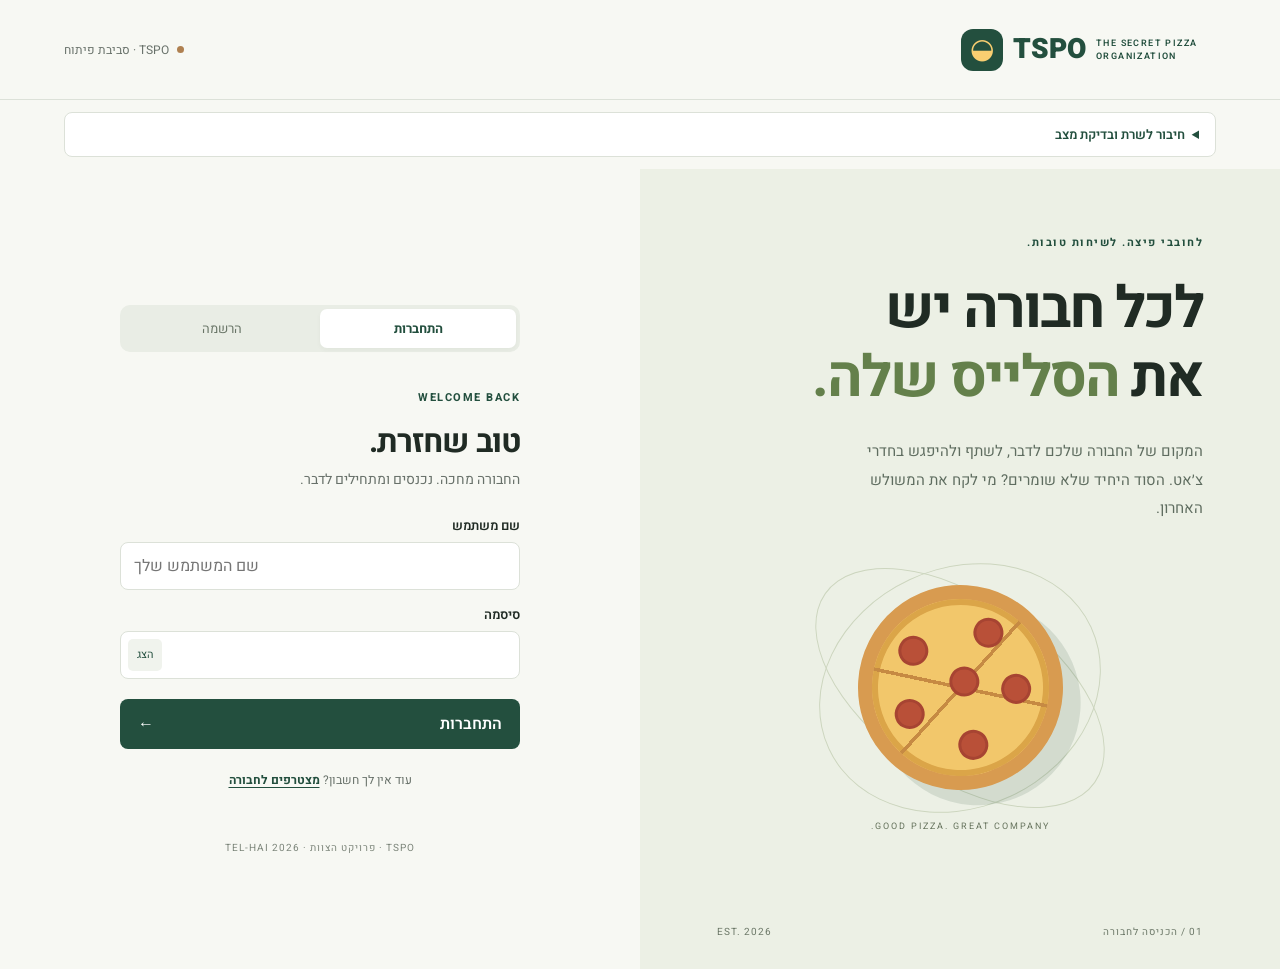
<file: frontend/index.html>
<!doctype html>
<html lang="he" dir="rtl">
<head>
  <meta charset="utf-8">
  <meta name="viewport" content="width=device-width, initial-scale=1">
  <title>TSPO — הכניסה לחבורה</title>
  <link rel="stylesheet" href="./css/styles.css">
  <script type="module" src="./js/app.js"></script>
</head>
<body>
  <header class="header"><a class="brand" href="#login" aria-label="TSPO — התחברות"><span class="brand-icon" aria-hidden="true">◒</span> TSPO<span class="brand-caption">THE SECRET PIZZA ORGANIZATION</span></a><span class="connection"><span aria-hidden="true"></span>TSPO · סביבת פיתוח</span></header>
  <details class="server-settings">
    <summary>חיבור לשרת ובדיקת מצב</summary>
    <div class="server-settings-body">
      <label for="server-url">כתובת שרת HTTP</label><input id="server-url" type="url" dir="ltr" placeholder="http://127.0.0.1:8000">
      <div class="server-actions"><button id="connect-server" class="secondary" type="button">חיבור / חיבור מחדש</button><button id="disconnect-server" class="secondary" type="button" disabled>ניתוק</button><button id="check-health" class="secondary" type="button">בדיקת health</button><a href="#live">למצב האמיתי</a></div>
      <p id="socket-state" role="status">WebSocket: מנותק</p><p id="health-state" role="status">HTTP: לא נבדק</p><p id="connection-status" role="status"></p>
      <p>לאחר ניתוק נדרשת כניסה מחדש. בדיקת HTTP תקינה אינה אישור להתחברות לחשבון.</p>
    </div>
  </details>
  <main class="layout">
    <aside class="story">
      <span class="eyebrow">לחובבי פיצה. לשיחות טובות.</span>
      <h1>לכל חבורה יש<br>את <span>הסלייס שלה.</span></h1>
      <p>המקום של החבורה שלכם לדבר, לשתף ולהיפגש בחדרי צ׳אט. הסוד היחיד שלא שומרים? מי לקח את המשולש האחרון.</p>
      <div class="pizza-scene" aria-hidden="true"><div class="orbit orbit-one"></div><div class="orbit orbit-two"></div><div class="pizza"><i></i><i></i><i></i><i></i><i></i><i></i></div><span class="scene-label">GOOD PIZZA. GREAT COMPANY.</span></div>
      <div class="story-footer"><span>01 / הכניסה לחבורה</span><span>EST. 2026</span></div>
    </aside>
    <section class="form-area" aria-label="כניסה לחשבון">
      <div class="card">
        <nav class="switcher" aria-label="בחירת מסך"><a href="#login" id="login-link" aria-current="page">התחברות</a><a href="#signup" id="signup-link">הרשמה</a></nav>
        <section id="login-screen" aria-labelledby="login-title">
          <span class="eyebrow">WELCOME BACK</span><h2 id="login-title" tabindex="-1">טוב שחזרת.</h2><p class="intro">החבורה מחכה. נכנסים ומתחילים לדבר.</p>
          <form id="login-form" novalidate>
            <label for="login-username">שם משתמש</label><input id="login-username" name="username" autocomplete="username" dir="auto" placeholder="שם המשתמש שלך" required aria-describedby="login-username-error"><small class="field-error" id="login-username-error"></small>
            <label for="login-password">סיסמה</label><div class="password-field"><input id="login-password" name="password" type="password" autocomplete="current-password" required aria-describedby="login-password-error"><button type="button" class="reveal" data-password="login-password" aria-label="הצגת סיסמה" aria-pressed="false">הצג</button></div><small class="field-error" id="login-password-error"></small>
            <p class="notice" id="login-status" role="status" aria-live="polite"></p>
            <button class="primary" type="submit">התחברות <span aria-hidden="true">←</span></button>
          </form>
          <p class="alternate">עוד אין לך חשבון? <a href="#signup">מצטרפים לחבורה</a></p>
        </section>
        <section id="signup-screen" aria-labelledby="signup-title" hidden>
          <span class="eyebrow">A SEAT AT THE TABLE</span><h2 id="signup-title" tabindex="-1">שמרנו לך מקום.</h2><p class="intro">כמה פרטים, ואתם צעד אחד קרוב יותר לחבורה.</p>
          <form id="signup-form" novalidate>
            <label for="signup-username">שם משתמש</label><input id="signup-username" name="username" autocomplete="username" dir="auto" placeholder="איך נקרא לך?" required aria-describedby="signup-username-error"><small class="field-error" id="signup-username-error"></small>
            <label for="signup-password">סיסמה</label><div class="password-field"><input id="signup-password" name="password" type="password" autocomplete="new-password" required aria-describedby="password-rules signup-password-error"><button type="button" class="reveal" data-password="signup-password" aria-label="הצגת סיסמה" aria-pressed="false">הצג</button></div><small class="field-error" id="signup-password-error"></small>
            <ul class="password-rules" id="password-rules"><li data-rule="length">לפחות 8 תווים</li><li data-rule="uppercase">אות גדולה באנגלית (A–Z)</li><li data-rule="lowercase">אות קטנה באנגלית (a–z)</li><li data-rule="number">ספרה (0–9)</li><li data-rule="symbol">סימן מיוחד, למשל ! או @</li></ul>
            <label for="signup-confirm">אימות סיסמה</label><div class="password-field"><input id="signup-confirm" name="confirm" type="password" autocomplete="new-password" required aria-describedby="signup-confirm-error"><button type="button" class="reveal" data-password="signup-confirm" aria-label="הצגת אימות סיסמה" aria-pressed="false">הצג</button></div><small class="field-error" id="signup-confirm-error"></small>
            <p class="notice" id="signup-status" role="status" aria-live="polite"></p>
            <button class="primary" type="submit">יצירת חשבון <span aria-hidden="true">←</span></button>
          </form>
          <p class="alternate">כבר חלק מהחבורה? <a href="#login">למסך ההתחברות</a></p>
        </section>
      </div>
      <footer class="footer">TSPO · פרויקט הצוות · TEL-HAI 2026</footer>
    </section>
    <section id="rooms-screen" class="rooms-screen" aria-labelledby="rooms-title" hidden>
      <div class="rooms-heading">
        <div><span class="eyebrow">FIND YOUR TABLE</span><h1 id="rooms-title" tabindex="-1">איפה יושבים היום?</h1><p>בחרו חדר, שלחו בקשת הצטרפות והצטרפו לשיחה לאחר אישור השרת.</p></div>
        <a class="back-link" href="#login">חזרה להתחברות</a>
      </div>
      <p class="preview-banner"><strong>תצוגה מקדימה</strong> · שמות החדרים כאן הם דוגמאות בלבד. אין משתמש מחובר ולא נשלחות בקשות לשרת.</p>
      <div class="rooms-workspace">
        <div class="rooms-directory">
          <div class="rooms-toolbar"><div><label for="room-search">חיפוש חדר</label><input id="room-search" type="search" placeholder="חפשו לפי שם או נושא…" autocomplete="off"></div><span id="room-count" role="status" aria-live="polite"></span></div>
          <fieldset class="room-picker"><legend class="sr-only">בחרו חדר לתצוגה</legend><div id="room-list" class="room-list"></div></fieldset>
          <div id="rooms-empty" class="empty-state" hidden><h2>לא מצאנו חדר מתאים</h2><p>נסו שם אחר או חזרו לרשימה המלאה.</p><button id="clear-room-search" class="secondary" type="button">ניקוי החיפוש</button></div>
        </div>
        <aside class="room-details" aria-labelledby="room-details-title">
          <span class="eyebrow">החדר שבחרתם</span>
          <div id="room-selection-empty"><h2 id="room-details-title">לכל שיחה יש מקום.</h2><p>בחרו חדר מהרשימה כדי לראות את הפרטים ולבקש להצטרף.</p></div>
          <div id="room-selection" hidden><h2 id="selected-room-name"></h2><p id="selected-room-description"></p><dl><dt>מזהה חדר</dt><dd id="selected-room-id" dir="ltr"></dd><dt>מצב חברות</dt><dd>לא הצטרפתם לחדר</dd></dl></div>
          <button id="join-room" type="button" class="primary" disabled>בקשת הצטרפות <span aria-hidden="true">←</span></button>
          <button id="preview-chat" type="button" class="secondary preview-chat" disabled>פתיחת צ׳אט לדוגמה</button>
          <p id="rooms-status" class="notice" role="status" aria-live="polite"></p>
          <p class="room-help">בחירת חדר אינה מצרפת אתכם אליו. הכניסה לצ׳אט תהיה זמינה רק לאחר אישור הצטרפות מהשרת.</p>
        </aside>
      </div>
    </section>
    <section id="chat-screen" class="chat-screen" aria-labelledby="chat-title" hidden>
      <div class="chat-heading">
        <div><span class="eyebrow">THE CONVERSATION STARTS HERE</span><h1 id="chat-title" tabindex="-1"></h1><p id="chat-topic"></p></div>
        <a class="secondary leave-chat" href="#rooms-preview">עזיבת התצוגה וחזרה לחדרים</a>
      </div>
      <p class="preview-banner"><strong>צ׳אט לדוגמה בלבד</strong> · המשתתפים וההודעות הראשוניות מדומים. ההודעות שלכם מוצגות רק בדפדפן הזה ונמחקות ברענון.</p>
      <div class="chat-workspace">
        <div class="conversation">
          <div class="conversation-bar"><span>השיחה בחדר</span><span class="local-badge">תצוגה מקומית</span></div>
          <div id="chat-messages" class="chat-messages" role="log" aria-label="הודעות בחדר לדוגמה" aria-live="polite" aria-relevant="additions" tabindex="0"></div>
          <form id="chat-form" class="chat-composer" novalidate>
            <label for="chat-content">ההודעה שלכם</label>
            <textarea id="chat-content" name="content" rows="2" dir="auto" placeholder="מה תרצו לשתף עם החבורה?" aria-describedby="chat-input-help chat-error"></textarea>
            <p id="chat-error" class="field-error" role="alert"></p>
            <div class="composer-footer"><span id="chat-input-help">Enter לשליחה · Shift+Enter לשורה חדשה</span><button type="submit" class="primary">שליחה מקומית <span aria-hidden="true">←</span></button></div>
            <p id="chat-status" class="sr-only" role="status" aria-live="polite"></p>
          </form>
        </div>
        <aside class="chat-sidebar">
          <div class="members-panel"><span class="eyebrow">AROUND THE TABLE</span><h2>משתתפים לדוגמה <span>3</span></h2><ul class="member-list"><li><span class="avatar">א</span><div><strong>אתם</strong><small>משתמש תצוגה מקומי</small></div></li><li><span class="avatar member-sage">נ</span><div><strong>נועם</strong><small>דמות לדוגמה</small></div></li><li><span class="avatar member-gold">ד</span><div><strong>דנה</strong><small>דמות לדוגמה</small></div></li></ul></div>
          <div class="security-panel"><h2>איך תיראה הודעה שנחסמה?</h2><p>בחרו תרחיש כדי לראות את ההודעה שתוצג למשתמש. זו הדמיה בלבד, ללא בדיקת תוכן.</p><div class="security-actions"><button class="secondary" type="button" data-security="DLP">דוגמת DLP</button><button class="secondary" type="button" data-security="ANTIBOT">דוגמת Anti-Bot</button></div><p id="chat-security-status" class="notice" role="status" aria-live="polite"></p></div>
        </aside>
      </div>
    </section>
    <section id="live-screen" class="chat-screen" aria-labelledby="live-title" hidden>
      <div class="chat-heading"><div><span class="eyebrow">LIVE CONNECTION</span><h1 id="live-title" tabindex="-1">המערכת המחוברת</h1><p id="live-account"></p></div><button id="live-logout" class="secondary" type="button">יציאה וניתוק</button></div>
      <p id="live-auth-needed" class="notice">נדרשת התחברות לחשבון לפני הצטרפות לחדר או קבלת הודעות. <a href="#login">למסך ההתחברות</a></p>
      <p id="live-status" class="notice" role="status" aria-live="polite"></p>
      <div id="live-room-controls" hidden>
        <div class="live-rooms-heading"><div><span class="eyebrow">AVAILABLE ROOMS</span><h2>החדרים בשרת</h2><p>בחרו חדר ושלחו בקשת הצטרפות.</p></div><span id="live-room-count" role="status" aria-live="polite"></span></div>
        <form id="live-create-room" class="live-create-room" novalidate>
          <div><label for="live-room-name">שם חדר חדש</label><input id="live-room-name" name="room-name" dir="ltr" maxlength="30" autocomplete="off" placeholder="gaming" aria-describedby="live-room-name-help"></div>
          <button id="live-create" class="secondary" type="submit">יצירת חדר</button>
          <p id="live-room-name-help">עד 30 תווים: אותיות באנגלית, ספרות, _ או -. יצירת חדר אינה מצרפת אתכם אליו.</p>
        </form>
        <div id="live-room-list" class="room-list" aria-label="חדרים זמינים"></div>
        <div id="live-rooms-empty" class="empty-state" hidden><h2>אין חדרים זמינים</h2><p>השרת לא החזיר חדרים שאפשר להצטרף אליהם.</p></div>
      </div>
      <section id="live-conversation" hidden aria-label="צ׳אט מחובר">
        <div class="conversation-bar"><h2 id="live-room-title"></h2><button id="live-leave" type="button" class="secondary">עזיבת חדר</button></div>
        <p>רשימת חברים אינה זמינה עד להגדרת עדכוני חברוּת בחוזה.</p>
        <div id="live-messages" class="chat-messages" role="log" aria-label="הודעות מהשרת" aria-live="polite" tabindex="0"></div>
        <form id="live-chat-form" class="chat-composer"><label for="live-content">הודעה לחדר</label><textarea id="live-content" rows="3" dir="auto" required></textarea><button id="live-send" type="submit" class="primary">שליחה לשרת</button></form>
      </section>
    </section>
  </main>
</body>
</html>
</file>
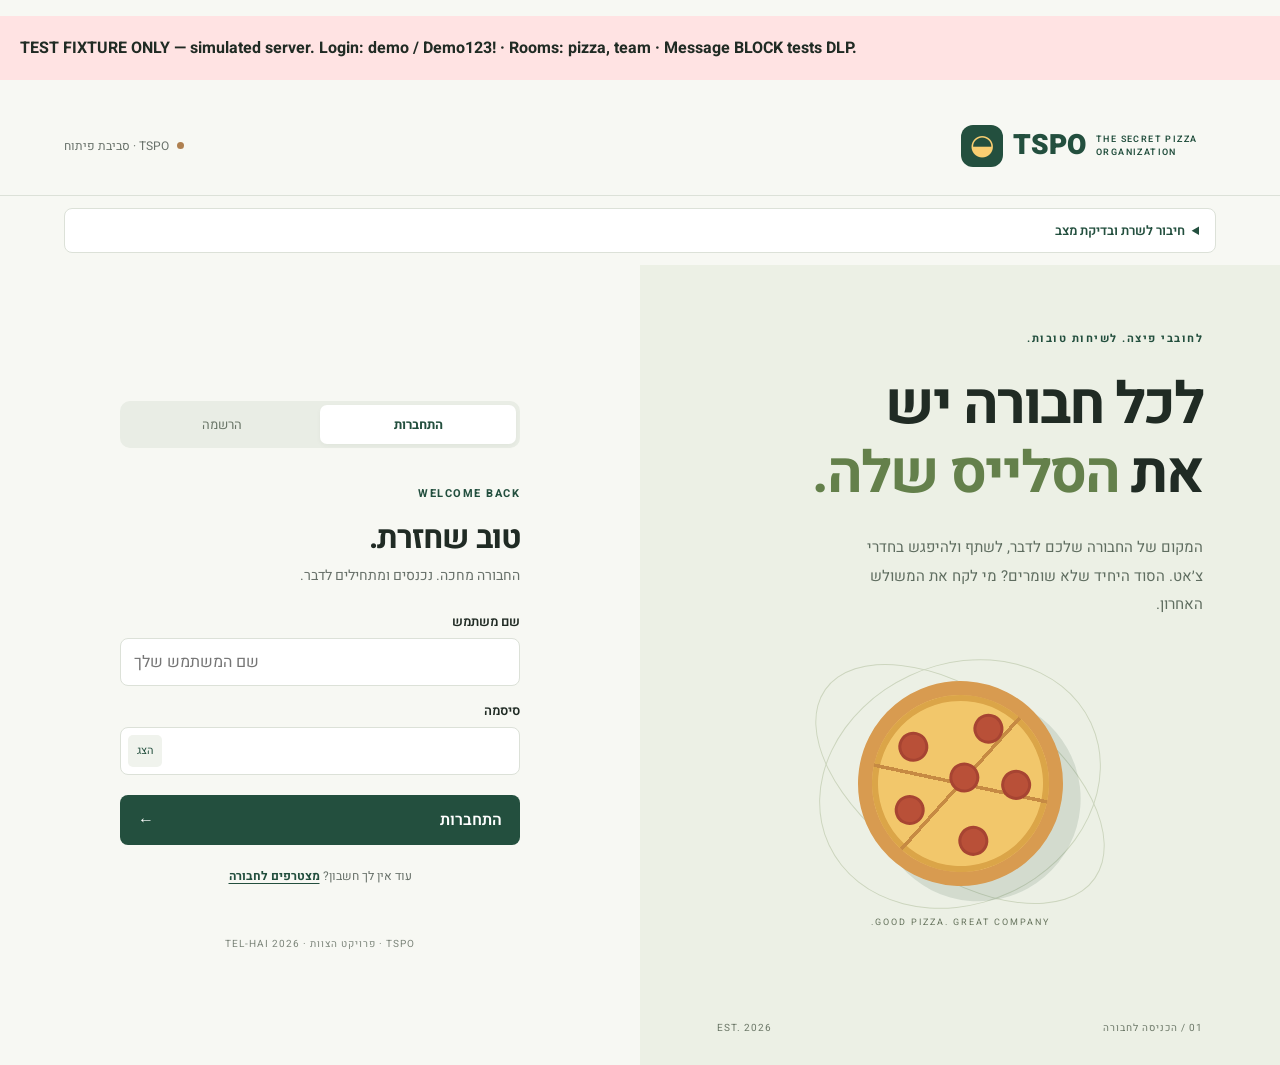
<file: frontend/tests/integration.html>
<!doctype html>
<html lang="en"><meta charset="utf-8"><title>TSPO integration fixture</title>
<body><p>Loading isolated test fixture…</p><script type="module">
// Reproducible browser-only fixture. No network authentication or persistent accounts.
import { config } from '../js/config.js';
config.authenticationReady = true;
config.rooms = ['pizza', 'team'];
const markup = await (await fetch('../index.html')).text();
const source = new DOMParser().parseFromString(markup, 'text/html');
document.documentElement.lang = 'he'; document.documentElement.dir = 'rtl';
document.body.replaceChildren(...source.body.childNodes);
const style = document.createElement('link'); style.rel = 'stylesheet'; style.href = '../css/styles.css'; document.head.append(style);
const banner = document.createElement('p');
banner.textContent = 'TEST FIXTURE ONLY — simulated server. Login: demo / Demo123! · Rooms: pizza, team · Message BLOCK tests DLP.';
banner.style.cssText = 'background:#ffe3e3;padding:20px;direction:ltr;font-weight:bold';
document.body.prepend(banner);
const accounts = new Map([['demo', 'Demo123!']]);
class FixtureSocket {
  constructor() { this.closed = false; setTimeout(() => this.onopen?.(), 50); }
  close() { this.closed = true; this.onclose?.(); }
  send(raw) {
    const request = JSON.parse(raw);
    const { type, request_id, data } = request;
    const names = { SIGNUP:'SIGNUP_RESULT', LOGIN:'LOGIN_RESULT', JOIN_ROOM:'JOIN_ROOM_RESULT', LEAVE_ROOM:'LEAVE_ROOM_RESULT', CHAT_MESSAGE:'MESSAGE_RESULT', LIST_ROOMS:'ROOMS_LIST' };
    let result = { success: true };
    if (type === 'SIGNUP') {
      if (accounts.has(data.username)) result = { success:false, reason:'USERNAME_ALREADY_EXISTS' };
      else accounts.set(data.username, data.password);
    } else if (type === 'LOGIN') {
      if (accounts.get(data.username) !== data.password) result = { success:false, reason:'INVALID_CREDENTIALS' };
      else { this.user = data.username; result.username = data.username; }
    } else if (!this.user) result = { success:false, reason:'NOT_AUTHENTICATED' };
    else if (type === 'LIST_ROOMS') result = { rooms:config.rooms.map((name) => ({ name, members:0, joined:name === this.room })) };
    else if (type === 'JOIN_ROOM') {
      if (!config.rooms.includes(data.room)) result = { success:false, reason:'ROOM_NOT_FOUND' };
      else { this.room = data.room; result.room = data.room; }
    } else if (type === 'LEAVE_ROOM') { result.room = data.room; this.room = null; }
    else if (type === 'CHAT_MESSAGE') {
      if (data.room !== this.room) result = { success:false, reason:'NOT_IN_ROOM' };
      else if (data.content === 'BLOCK') result = { success:false, reason:'DLP_SENSITIVE_CONTENT', decision:'BLOCK' };
    }
    setTimeout(() => {
      if (this.closed) return;
      this.onmessage?.({ data: JSON.stringify({ type:names[type], request_id, data:result }) });
      if (type === 'CHAT_MESSAGE' && result.success) this.onmessage?.({ data:JSON.stringify({ type:'NEW_MESSAGE', request_id:null, data:{ sender:this.user, room:this.room, content:data.content } }) });
    }, 250);
  }
}
globalThis.WebSocket = FixtureSocket;
await import('../js/app.js');
</script></body></html>
</file>
<file: frontend/css/styles.css>
@import url('https://fonts.googleapis.com/css2?family=Heebo:wght@400;500;600;700;800;900&display=swap');

:root{font-family:Heebo,Arial,sans-serif;color:#202b24;background:#f7f8f3;font-synthesis:none;--green:#234f3e;--muted:#68716a;--border:#dce1d8;--error:#a52c26}
*{box-sizing:border-box}body{margin:0}button,input{font:inherit}button,a,input{-webkit-tap-highlight-color:transparent}a{color:var(--green)}button,a{touch-action:manipulation}button{cursor:pointer}[hidden]{display:none!important}
.header{min-height:100px;padding:24px 5%;display:flex;justify-content:space-between;align-items:center;gap:20px;border-bottom:1px solid var(--border)}.brand{text-decoration:none;display:flex;align-items:center;gap:10px;font-size:28px;font-weight:900;direction:ltr}.brand-icon{background:var(--green);color:#f9ce71;border-radius:12px;width:42px;height:42px;text-align:center}.brand-caption{font-size:9px;letter-spacing:1.4px;max-width:120px;font-weight:600}.connection{font-size:12px;color:var(--muted);display:flex;align-items:center;gap:8px}.connection>span{width:7px;height:7px;background:#af8050;border-radius:50%}
.layout{max-width:1440px;margin:auto;display:grid;grid-template-columns:1fr 1fr;min-height:calc(100vh - 100px)}.story{padding:65px 12% 30px;position:relative;overflow:hidden;background:#ecf0e5;display:flex;flex-direction:column}.eyebrow{font-size:11px;font-weight:700;letter-spacing:1.5px;color:var(--green)}h1{font-size:clamp(38px,4.5vw,64px);line-height:1.2;letter-spacing:-2px;margin:24px 0}h1 span{color:#64804b}.story>p{font-size:15px;line-height:1.9;color:#5f6d60;max-width:360px;margin:0}.story-footer{display:flex;justify-content:space-between;margin-top:auto;font-size:10px;letter-spacing:1px;color:#6c7868;padding-top:24px}
.pizza-scene{position:relative;min-height:290px;display:grid;place-items:center;margin:20px 0}.pizza{width:205px;height:205px;border-radius:50%;background:#f2c76b;border:14px solid #d89b50;box-shadow:12px 20px 0 #244a3520,inset 0 0 0 6px #dba548;transform:rotate(-18deg);position:relative}.pizza:after,.pizza:before{content:'';position:absolute;inset:0;background:linear-gradient(90deg,transparent 49%,#c68a43 49%,#c68a43 51%,transparent 51%);border-radius:50%}.pizza:after{transform:rotate(60deg)}.pizza:before{transform:rotate(-60deg)}.pizza i{position:absolute;width:30px;height:30px;border-radius:50%;background:#b95038;border:3px solid #a74432;z-index:1}.pizza i:nth-child(1){top:24px;left:40px}.pizza i:nth-child(2){top:30px;right:30px}.pizza i:nth-child(3){top:83px;left:17px}.pizza i:nth-child(4){top:92px;right:21px}.pizza i:nth-child(5){bottom:15px;left:68px}.pizza i:nth-child(6){top:69px;left:79px}.orbit{position:absolute;border:1px solid #cdd6bf;border-radius:50%;width:290px;height:240px;transform:rotate(-25deg)}.orbit-two{width:330px;height:180px;transform:rotate(35deg)}.scene-label{position:absolute;bottom:0;font-size:9px;letter-spacing:2px;color:#67745e}
.form-area{padding:45px 9% 24px;display:flex;flex-direction:column;justify-content:center;align-items:center}.card{width:100%;max-width:400px}.switcher{display:flex;background:#e9ede5;border-radius:10px;padding:4px;margin-bottom:32px}.switcher a{flex:1;text-align:center;text-decoration:none;padding:10px;border-radius:7px;font-size:13px;color:#697567}.switcher a[aria-current]{background:#fff;color:var(--green);box-shadow:0 2px 5px #1830240a;font-weight:700}h2{font-size:32px;letter-spacing:-1px;margin:10px 0 4px;outline:none}.intro{font-size:14px;color:var(--muted);margin:0 0 26px}label{font-size:13px;font-weight:600;display:block;margin:15px 0 7px}input{width:100%;height:48px;background:#fff;border:1px solid var(--border);border-radius:8px;padding:10px 13px;outline:none;min-width:0}input:focus{border-color:var(--green);box-shadow:0 0 0 3px #234f3e15}input[aria-invalid=true]{border-color:var(--error)}.password-field{position:relative}.password-field input{padding-left:60px}.reveal{position:absolute;left:8px;top:8px;height:32px;border:0;background:#f0f3ed;color:var(--green);border-radius:5px;font-size:11px;padding:0 9px}.field-error{display:block;color:var(--error);font-size:12px;margin-top:4px}.field-error:empty{display:none}.password-rules{list-style:none;padding:0;display:grid;grid-template-columns:1fr 1fr;gap:5px;margin:12px 0;color:var(--muted);font-size:11px}.password-rules li:before{content:'○';margin-left:6px}.password-rules li.passed{color:var(--green)}.password-rules li.passed:before{content:'✓'}.primary{width:100%;border:0;border-radius:8px;background:var(--green);color:#fff;padding:13px 18px;font-weight:600;display:flex;justify-content:space-between;margin-top:20px}.primary:hover{background:#163d2d}.primary:disabled{opacity:.65;cursor:wait}.alternate{text-align:center;font-size:12px;color:var(--muted);margin:22px 0}.alternate a{font-weight:700;text-underline-offset:3px}.notice{font-size:13px;line-height:1.7;padding:10px 12px;background:#fff1d5;border-radius:6px}.notice:empty{display:none}.development-note{font-size:11px;line-height:1.8;color:#737b72;border-top:1px solid var(--border);padding-top:16px;margin-top:24px}.footer{font-size:10px;color:#7c857a;margin-top:30px;letter-spacing:1px}a:focus-visible,button:focus-visible{outline:3px solid #ad7930;outline-offset:3px}
@media(min-width:1500px){.layout{min-height:800px}.header{padding-inline:calc((100vw - 1300px)/2)}}
@media(max-width:760px){.header{padding:16px 5%;min-height:80px}.brand-caption{display:none}.brand{font-size:23px}.connection{font-size:10px}.layout{grid-template-columns:1fr}.story{padding:28px 7%}.story h1{font-size:36px;margin:12px 0}.story h1 br{display:none}.story>p{font-size:13px;max-width:100%}.pizza-scene,.story-footer{display:none}.form-area{padding:30px 7%}.switcher{margin-bottom:24px}h2{font-size:28px}}
@media(max-width:360px){.password-rules{grid-template-columns:1fr}.connection{max-width:130px}}

/* Room directory */
.preview-link { display:block; text-align:center; font-size:12px; padding:12px; border:1px dashed var(--border); border-radius:8px; text-underline-offset:3px; }
.layout.show-rooms { display:block; min-height:calc(100vh - 100px); }
.rooms-screen { padding:48px 5% 64px; }
.rooms-heading { display:flex; justify-content:space-between; align-items:center; gap:24px; }
.rooms-heading h1 { font-size:42px; margin:12px 0; letter-spacing:-1.5px; }
.rooms-heading p, .room-details p { color:var(--muted); font-size:14px; line-height:1.8; }
.back-link { flex-shrink:0; font-size:13px; text-underline-offset:4px; }
.preview-banner { background:#fff1d5; color:#745121; border:1px solid #eddab5; padding:12px 16px; border-radius:8px; font-size:12px; line-height:1.8; margin:24px 0 30px; }
.rooms-workspace { display:grid; grid-template-columns:minmax(0, 1fr) 300px; align-items:start; gap:28px; }
.rooms-toolbar { display:flex; align-items:end; gap:16px; justify-content:space-between; margin-bottom:20px; }
.rooms-toolbar>div { flex:1; max-width:400px; }
.rooms-toolbar label { margin-top:0; }
#room-count { font-size:12px; color:var(--muted); padding-bottom:14px; white-space:nowrap; }
.room-picker { padding:0; border:0; margin:0; min-width:0; }
.room-list { display:grid; grid-template-columns:repeat(2,minmax(0,1fr)); gap:16px; }
.room-option { position:relative; margin:0; font-weight:400; cursor:pointer; }
.room-option>input { position:absolute; top:18px; left:18px; width:18px; height:18px; accent-color:var(--green); z-index:1; margin:0; }
.room-card { display:flex; flex-direction:column; height:100%; padding:22px; background:white; border:1px solid var(--border); border-radius:12px; transition:border-color .15s,box-shadow .15s; }
.room-option:hover .room-card { border-color:#89a08b; }
.room-option>input:checked+.room-card { border-color:var(--green); box-shadow:0 0 0 1px var(--green); background:#f0f5ed; }
.room-option>input:focus-visible+.room-card { outline:3px solid #ad7930; outline-offset:3px; }
.room-number { display:grid; place-items:center; width:40px; height:40px; background:#eaf0e4; border-radius:10px; color:var(--green); font-size:14px; font-weight:700; margin-bottom:20px; }
.room-topic { font-size:11px; color:#6a805e; }
.room-name { font-size:22px; font-weight:700; margin:4px 0 8px; }
.room-description { font-size:13px; line-height:1.8; color:var(--muted); padding-bottom:18px; }
.room-card-footer { margin-top:auto; padding-top:14px; border-top:1px solid var(--border); font-size:10px; color:#67745e; }
.room-details { background:#eaf0e4; border:1px solid #d9e2d1; border-radius:12px; padding:24px; margin-top:0; }
.room-details h2 { font-size:25px; margin-top:18px; }
.room-details dl { border-block:1px solid #d0dac8; padding:16px 0; margin:20px 0; }
.room-details dt { font-size:11px; color:var(--muted); margin-top:10px; }
.room-details dd { margin:4px 0 12px; font-size:13px; text-align:right; }
.room-details .room-help { font-size:11px; margin-bottom:0; }
.room-details .primary:disabled { cursor:not-allowed; }
.empty-state { text-align:center; padding:36px 20px; background:#fff; border:1px dashed var(--border); border-radius:12px; }
.empty-state h2 { font-size:24px; }.empty-state p { font-size:13px; color:var(--muted); }
.secondary { background:white; border:1px solid var(--green); color:var(--green); border-radius:8px; padding:10px 16px; }
.sr-only { position:absolute; width:1px; height:1px; padding:0; margin:-1px; overflow:hidden; clip-path:inset(50%); white-space:nowrap; border:0; }
@media(max-width:1000px) { .rooms-workspace { grid-template-columns:minmax(0,1fr) 250px; gap:18px; }.room-list { grid-template-columns:1fr; } }
@media(max-width:640px) { .rooms-screen { padding:28px 6%; }.rooms-heading { align-items:start; flex-direction:column; gap:8px; }.rooms-heading h1 { font-size:32px; }.rooms-workspace { grid-template-columns:1fr; }.rooms-toolbar { align-items:stretch; flex-direction:column; gap:8px; }.rooms-toolbar>div { max-width:none; }#room-count { padding:0; }.room-details { padding:20px; } }

/* Local chat preview */
.preview-chat { width:100%; margin-top:12px; }
.secondary:disabled { opacity:.5; cursor:not-allowed; }
.chat-screen { padding:32px 5% 48px; }
.chat-heading { display:flex; align-items:center; justify-content:space-between; gap:20px; }
.chat-heading h1 { font-size:36px; margin:8px 0; letter-spacing:-1px; }
.chat-heading p { color:var(--muted); font-size:13px; margin:0; }
.leave-chat { text-decoration:none; font-size:12px; text-align:center; }
.chat-workspace { display:grid; grid-template-columns:minmax(0,1fr) 270px; gap:24px; align-items:start; }
.conversation { min-width:0; background:#fff; border:1px solid var(--border); border-radius:12px; overflow:hidden; }
.conversation-bar { padding:16px 22px; display:flex; justify-content:space-between; align-items:center; border-bottom:1px solid var(--border); font-size:13px; font-weight:600; }
.local-badge { background:#eef2e8; color:var(--green); border-radius:20px; padding:4px 10px; font-size:10px; }
.chat-messages { height:340px; overflow-y:auto; padding:24px; display:flex; flex-direction:column; gap:18px; background:#fafbf7; }
.chat-message { align-self:flex-start; max-width:90%; background:white; border:1px solid var(--border); border-radius:12px 2px 12px 12px; padding:13px 16px; flex-shrink:0; min-width:0; }
.chat-message.own-message { align-self:flex-end; background:#eaf1e5; border-color:#d4dfcc; border-radius:2px 12px 12px 12px; }
.message-meta { display:flex; flex-wrap:wrap; gap:8px 14px; align-items:baseline; }
.message-meta strong { font-size:12px; }.message-meta span { font-size:10px; color:var(--muted); }
.chat-message p { margin:7px 0 0; font-size:14px; line-height:1.8; white-space:pre-wrap; overflow-wrap:anywhere; }
.chat-composer { border-top:1px solid var(--border); padding:16px 22px; }
.chat-composer label { margin:0 0 8px; }.chat-composer textarea { width:100%; min-height:76px; max-height:220px; resize:vertical; border:1px solid var(--border); border-radius:8px; padding:12px; font:inherit; font-size:14px; }
.chat-composer textarea:focus { outline:2px solid var(--green); outline-offset:1px; }.chat-composer textarea[aria-invalid=true] { border-color:var(--error); }
.composer-footer { display:flex; justify-content:space-between; align-items:center; gap:12px; margin-top:10px; }.composer-footer>span { font-size:10px; color:var(--muted); }.composer-footer .primary { margin:0; width:auto; gap:24px; font-size:12px; }
.members-panel,.security-panel { background:#edf2e7; border:1px solid #dce4d4; border-radius:12px; padding:22px; }.members-panel h2,.security-panel h2 { font-size:19px; margin:12px 0 20px; letter-spacing:0; }.members-panel h2 span { font-size:12px; color:var(--muted); margin-right:6px; }.member-list { list-style:none; padding:0; margin:0; }.member-list li { display:flex; align-items:center; gap:12px; margin-top:20px; }.avatar { width:38px; height:38px; display:grid; place-items:center; border-radius:50%; background:var(--green); color:white; font-weight:700; flex-shrink:0; }.member-sage { background:#d3ddc4; color:#3e5136; }.member-gold { background:#f0dfb8; color:#705827; }.member-list strong { display:block; font-size:13px; }.member-list small { display:block; font-size:10px; color:var(--muted); margin-top:3px; }
.security-panel { margin-top:18px; background:#fff; }.security-panel h2 { font-size:15px; margin-top:0; margin-bottom:8px; }.security-panel>p { font-size:12px; line-height:1.8; color:var(--muted); }.security-actions { display:flex; flex-wrap:wrap; gap:8px; }.security-actions button { font-size:11px; padding:8px; }
@media(max-width:760px) { .chat-workspace { grid-template-columns:1fr; }.chat-sidebar { display:grid; grid-template-columns:1fr 1fr; gap:14px; }.security-panel { margin:0; }.chat-heading { align-items:start; flex-direction:column; }.chat-heading h1 { font-size:28px; }.chat-screen { padding:24px 5%; }.chat-messages { padding:16px; height:320px; }.chat-composer { padding:14px; } }
@media(max-width:440px) { .chat-sidebar { grid-template-columns:1fr; }.composer-footer { align-items:stretch; flex-direction:column; }.composer-footer .primary { justify-content:space-between; }.chat-message { max-width:100%; } }

.server-settings { margin:12px 5%; border:1px solid var(--border); border-radius:8px; background:#fff; font-size:13px; }
.server-settings summary { cursor:pointer; padding:12px 16px; color:var(--green); font-weight:600; }
.server-settings-body { padding:0 16px 16px; }.server-settings-body>input { max-width:480px; }.server-settings-body p { font-size:12px; line-height:1.8; }
.server-actions { display:flex; flex-wrap:wrap; align-items:center; gap:10px; margin-top:12px; }
#live-room-controls { width:100%; }.live-rooms-heading { display:flex; justify-content:space-between; align-items:end; gap:20px; margin:24px 0 20px; }.live-rooms-heading h2 { margin:6px 0 2px; }.live-rooms-heading p { margin:0; font-size:13px; color:var(--muted); }.live-rooms-heading>span { color:var(--muted); font-size:12px; white-space:nowrap; }.live-room-card { transition:border-color .15s,box-shadow .15s; }.live-room-card:hover { border-color:#89a08b; box-shadow:0 5px 18px #1830240b; }.live-room-card .room-card-footer { display:flex; align-items:center; justify-content:space-between; gap:12px; }.live-room-card .room-card-footer>span { font-size:10px; color:var(--muted); }.live-room-card .secondary { flex-shrink:0; padding:8px 12px; font-size:11px; }#live-conversation>p { font-size:13px; color:var(--muted); line-height:1.8; }
.live-create-room { display:flex; flex-wrap:wrap; align-items:end; gap:10px; margin-bottom:20px; }
.live-create-room>div { flex:1; min-width:200px; max-width:320px; }
.live-create-room label { margin-top:0; }
.live-create-room #live-room-name { margin-bottom:0; }
.live-create-room #live-room-name-help { flex-basis:100%; margin:0; font-size:11px; color:var(--muted); }
#live-conversation { background:#fff; border:1px solid var(--border); border-radius:12px; padding:18px; margin-top:24px; }
#live-messages { height:320px; }
@media(max-width:640px) { .live-rooms-heading { align-items:start; flex-direction:column; gap:6px; }.live-room-card .room-card-footer { align-items:stretch; flex-direction:column; }.live-room-card .secondary { width:100%; } }
</file>
